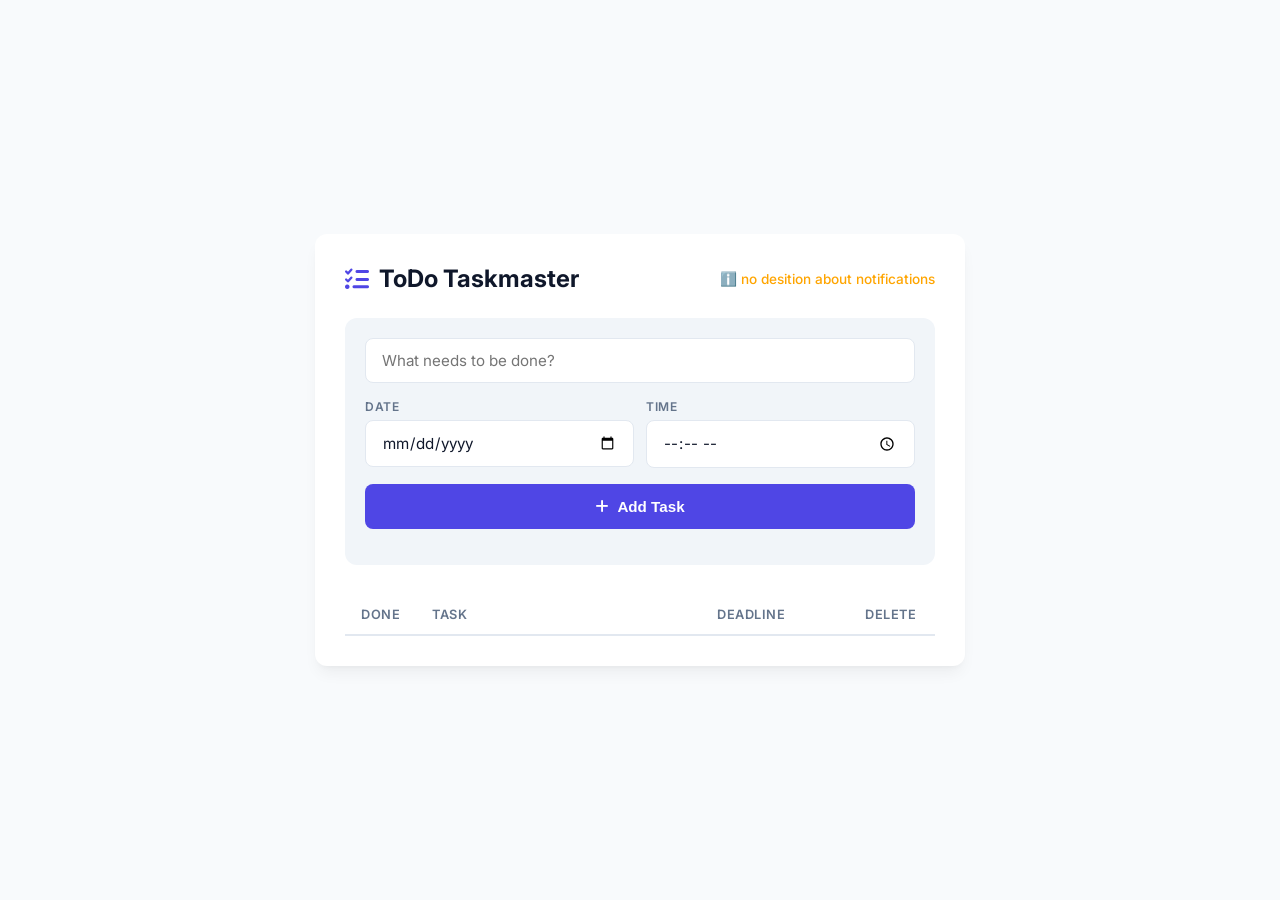
<file: index.html>
<!DOCTYPE html>
<html lang="en">
<!-- v2 -->
<head>
    <meta charset="UTF-8">
    <meta name="viewport" content="width=device-width, initial-scale=1.0">
    <title>Modern ToDo App</title>
    <link href="https://fonts.googleapis.com/css2?family=Inter:wght@400;500;600;700&display=swap" rel="stylesheet">
    <link rel="stylesheet" href="https://cdnjs.cloudflare.com/ajax/libs/font-awesome/6.4.0/css/all.min.css">
    <!-- <link rel="stylesheet" href="style.css"> -->
    <link rel="stylesheet" href="stylev2.css">
    <link rel="manifest" href="manifest.json">
    <meta name="theme-color" content="#4f46e5">
</head>

<body>

    <div class="todo-card">
        <header>
            <h1><i class="fa-solid fa-list-check"></i> ToDo Taskmaster</h1>
            <div id="notificationStatus" class="info-message"></div>
        </header>

        <div class="input-container">
            <div class="input-group main-input">
                <input id="taskInput" type="text" placeholder="What needs to be done?" />
            </div>
            
            <div class="datetime-group">
                <div class="input-group">
                    <label for="reminderDate">Date</label>
                    <input type="date" id="reminderDate">
                </div>
                <div class="input-group">
                    <label for="reminderTime">Time</label>
                    <input type="time" id="reminderTime">
                </div>
            </div>

            <button id="addTaskBtn">
                <i class="fa-solid fa-plus"></i> Add Task
            </button>
            
            <span id="spanMessage" class="span"></span>
        </div>

        <div class="table-responsive">
            <table>
                <thead>
                    <tr>
                        <th style="width: 10%;">Done</th>
                        <th style="width: 50%;">Task</th>
                        <th style="width: 25%;">Deadline</th>
                        <th style="width: 15%; text-align: center;">Delete</th>
                    </tr>
                </thead>
                <tbody id="taskTable">
                    <tr>
                        <td><input type="checkbox" class="task-checkbox"></td>
                        <td><span class="task-text">Finish CSS Refactoring</span></td>
                        <td><span class="deadline-badge">June 15, 14:00</span></td>
                        <td style="text-align: center;"><button class="btn-delete"><i class="fa-regular fa-trash-can"></i></button></td>
                    </tr>
                </tbody>
            </table>
        </div>
    </div>

    <script src="script.js"></script>
</body>

</html>
</file>
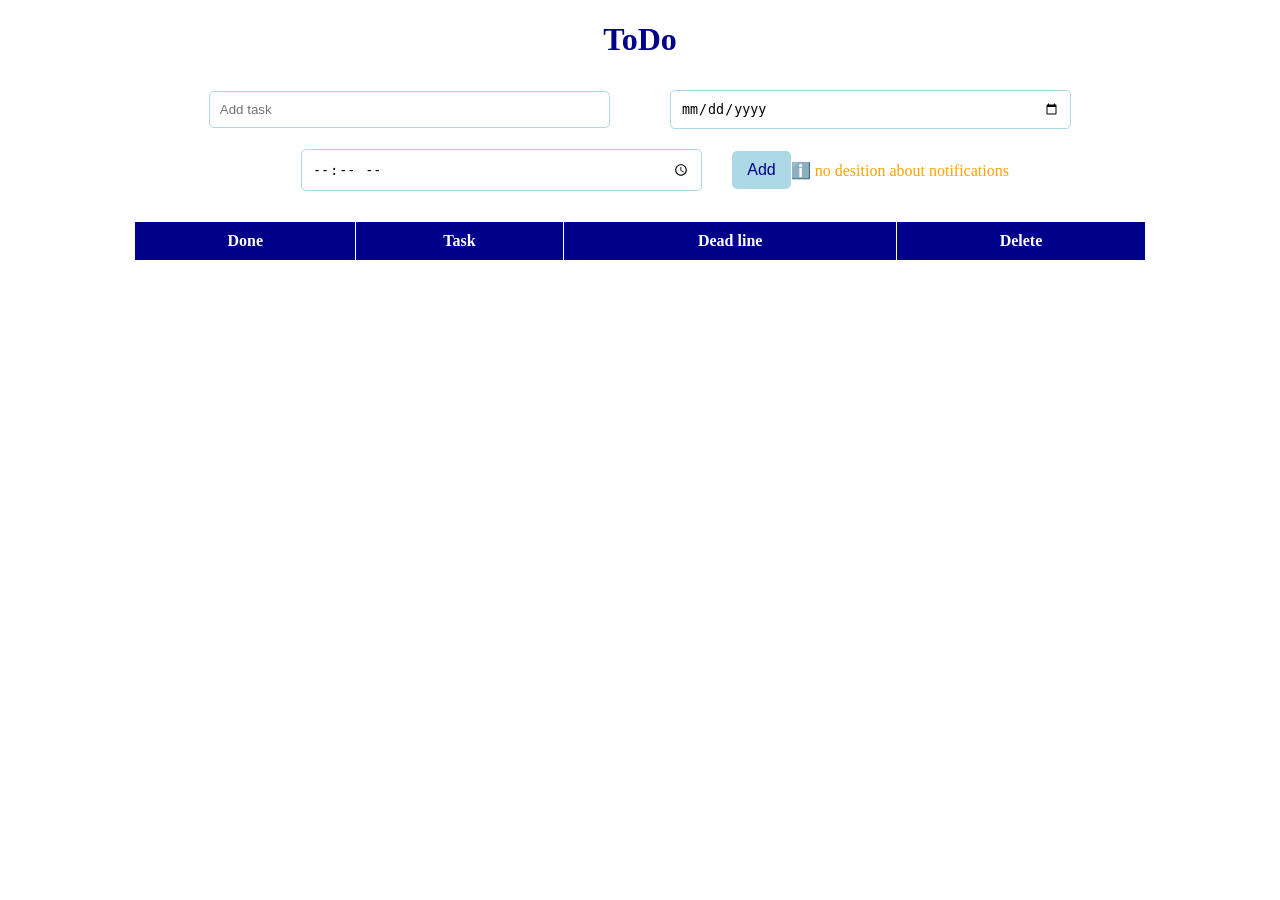
<file: v1.html>
<!DOCTYPE html>
<html lang="en">

<head>
    <meta charset="UTF-8">
    <meta name="viewport" content="width=device-width, initial-scale=1.0">
    <title>Document</title>
    <link rel="stylesheet" href="style.css">
    <link rel="manifest" href="manifest.json">
<meta name="theme-color" content="#0d6efd">

</head>

<body>

    <h1>ToDo</h1>


    <div class="input-container">
        <input id="taskInput" type="text" placeholder="Add task " />
        <input type="date" name="" id="reminderDate">
        <input type="time" name="" id="reminderTime">
        <button id="addTaskBtn">Add </button>
        <span id="spanMessage" class="span"></span>
        <div id="notificationStatus" class="info-message"></div>

    </div>



    <table>
        <thead>
            <tr>
                <th>Done</th>
                <th>Task</th>
                <th>Dead line</th>
                <th>Delete</th>
            </tr>
        </thead>
        <tbody id="taskTable"></tbody>
    </table>

    <script src="script.js"></script>
</body>

</html>
</file>
<file: style.css>
body {
    text-align: center;
}

h1 {
    color: darkblue;
}

.input-container {
    margin: 20px 0;
    display: flex;
    justify-content: center;
    align-items: center;
    flex-wrap: wrap;
}

input {
    width: 30%;
    padding: 10px;
    border: 1px solid lightblue;
    border-radius: 5px;
    margin:10px 30px;

}

button {
    background-color: lightblue;
    color: darkblue;
    padding: 10px 15px;
    border: none;
    cursor: pointer;
    font-size: 16px;
    border-radius: 5px;
}

button:hover {
    background-color: darkgray;
}

table {
    width: 80%;
    margin: 20px auto;
    border-collapse: collapse;
}

th {
    background-color: darkblue;
    color: white;
    padding: 10px;
    border: 1px solid white;
}

td {
    padding: 10px;
    border-bottom: 1px solid #ccc;
}


.span {
    background-color: red;
    color: white;
    width: 60%;
    display: none;
}
.done{
    text-decoration: line-through; 
    color: gray;
}
.active{
    text-decoration: none; 
    color: black;
}
</file>
<file: stylev2.css>
/* ==========================================================================
   1. Reset & Global Styles
   ========================================================================== */
:root {
    --primary-color: #4f46e5;
    --primary-hover: #4338ca;
    --background: #f8fafc;
    --card-bg: #ffffff;
    --text-main: #0f172a;
    --text-muted: #64748b;
    --border-color: #e2e8f0;
    --danger-color: #ef4444;
    --danger-hover: #dc2626;
    --success-color: #10b981;
    --radius: 12px;
    --shadow: 0 10px 15px -3px rgba(0, 0, 0, 0.05), 0 4px 6px -4px rgba(0, 0, 0, 0.05);
}

* {
    box-sizing: border-box;
    margin: 0;
    padding: 0;
}

body {
    font-family: 'Inter', sans-serif;
    background-color: var(--background);
    color: var(--text-main);
    display: flex;
    justify-content: center;
    align-items: center;
    min-height: 100vh;
    padding: 20px;
}

/* ==========================================================================
   2. Layout Container
   ========================================================================== */
.todo-card {
    background: var(--card-bg);
    width: 100%;
    max-width: 650px;
    border-radius: var(--radius);
    box-shadow: var(--shadow);
    padding: 30px;
}

header {
    margin-bottom: 25px;
    display: flex;
    justify-content: space-between;
    align-items: center;
}

header h1 {
    font-size: 1.5rem;
    font-weight: 700;
    color: var(--text-main);
    display: flex;
    align-items: center;
    gap: 10px;
}

header h1 i {
    color: var(--primary-color);
}

/* ==========================================================================
   3. Input Form Elements
   ========================================================================== */
.input-container {
    display: flex;
    flex-direction: column;
    gap: 16px;
    background: #f1f5f9;
    padding: 20px;
    border-radius: var(--radius);
    margin-bottom: 30px;
}

.input-group {
    display: flex;
    flex-direction: column;
    gap: 6px;
}

.input-group label {
    font-size: 0.75rem;
    font-weight: 600;
    color: var(--text-muted);
    text-transform: uppercase;
    letter-spacing: 0.5px;
}

/* Common input styling */
input[type="text"],
input[type="date"],
input[type="time"] {
    width: 100%;
    padding: 12px 16px;
    font-family: inherit;
    font-size: 0.95rem;
    border: 1px solid var(--border-color);
    border-radius: 8px;
    background-color: #ffffff;
    color: var(--text-main);
    transition: all 0.2s ease;
}

input[type="text"]:focus,
input[type="date"]:focus,
input[type="time"]:focus {
    outline: none;
    border-color: var(--primary-color);
    box-shadow: 0 0 0 3px rgba(79, 70, 229, 0.15);
}

/* Date and Time alignment side by side */
.datetime-group {
    display: grid;
    grid-template-columns: 1fr 1fr;
    gap: 12px;
}

/* Action Button */
#addTaskBtn {
    background-color: var(--primary-color);
    color: #ffffff;
    border: none;
    padding: 14px;
    font-size: 0.95rem;
    font-weight: 600;
    border-radius: 8px;
    cursor: pointer;
    display: flex;
    justify-content: center;
    align-items: center;
    gap: 8px;
    transition: background-color 0.2s ease, transform 0.1s ease;
}

#addTaskBtn:hover {
    background-color: var(--primary-hover);
}

#addTaskBtn:active {
    transform: scale(0.98);
}

/* Messages */
.span {
    font-size: 0.85rem;
    color: var(--danger-color);
}

.info-message {
    font-size: 0.85rem;
    color: var(--success-color);
    font-weight: 500;
}

/* ==========================================================================
   4. Tasks Table View
   ========================================================================== */
.table-responsive {
    width: 100%;
    overflow-x: auto;
}

table {
    width: 100%;
    border-collapse: collapse;
    text-align: left;
}

th {
    padding: 12px 16px;
    font-size: 0.8rem;
    font-weight: 600;
    text-transform: uppercase;
    letter-spacing: 0.5px;
    color: var(--text-muted);
    border-bottom: 2px solid var(--border-color);
}

td {
    padding: 16px;
    border-bottom: 1px solid var(--border-color);
    vertical-align: middle;
    font-size: 0.95rem;
}

tr:last-child td {
    border-bottom: none;
}

/* Custom Checkbox Design */
.task-checkbox {
    width: 18px;
    height: 18px;
    accent-color: var(--success-color);
    cursor: pointer;
}

/* Text styles inside table */
.task-text {
    font-weight: 500;
    color: var(--text-main);
}

/* Deadline badge style */
.deadline-badge {
    background-color: #f1f5f9;
    color: var(--text-muted);
    padding: 4px 8px;
    border-radius: 6px;
    font-size: 0.8rem;
    font-weight: 500;
    display: inline-block;
}

/* Table Delete Button */
.btn-delete {
    background: none;
    border: none;
    color: var(--text-muted);
    font-size: 1.1rem;
    cursor: pointer;
    padding: 6px;
    border-radius: 6px;
    transition: all 0.2s ease;
}

.btn-delete:hover {
    color: var(--danger-color);
    background-color: #fef2f2;
}

/* Styling changes for dynamically finished tasks (Add via JavaScript classList toggle if you wish) */
.completed-task {
    text-decoration: line-through;
    color: var(--text-muted);
    opacity: 0.6;
}
</file>
